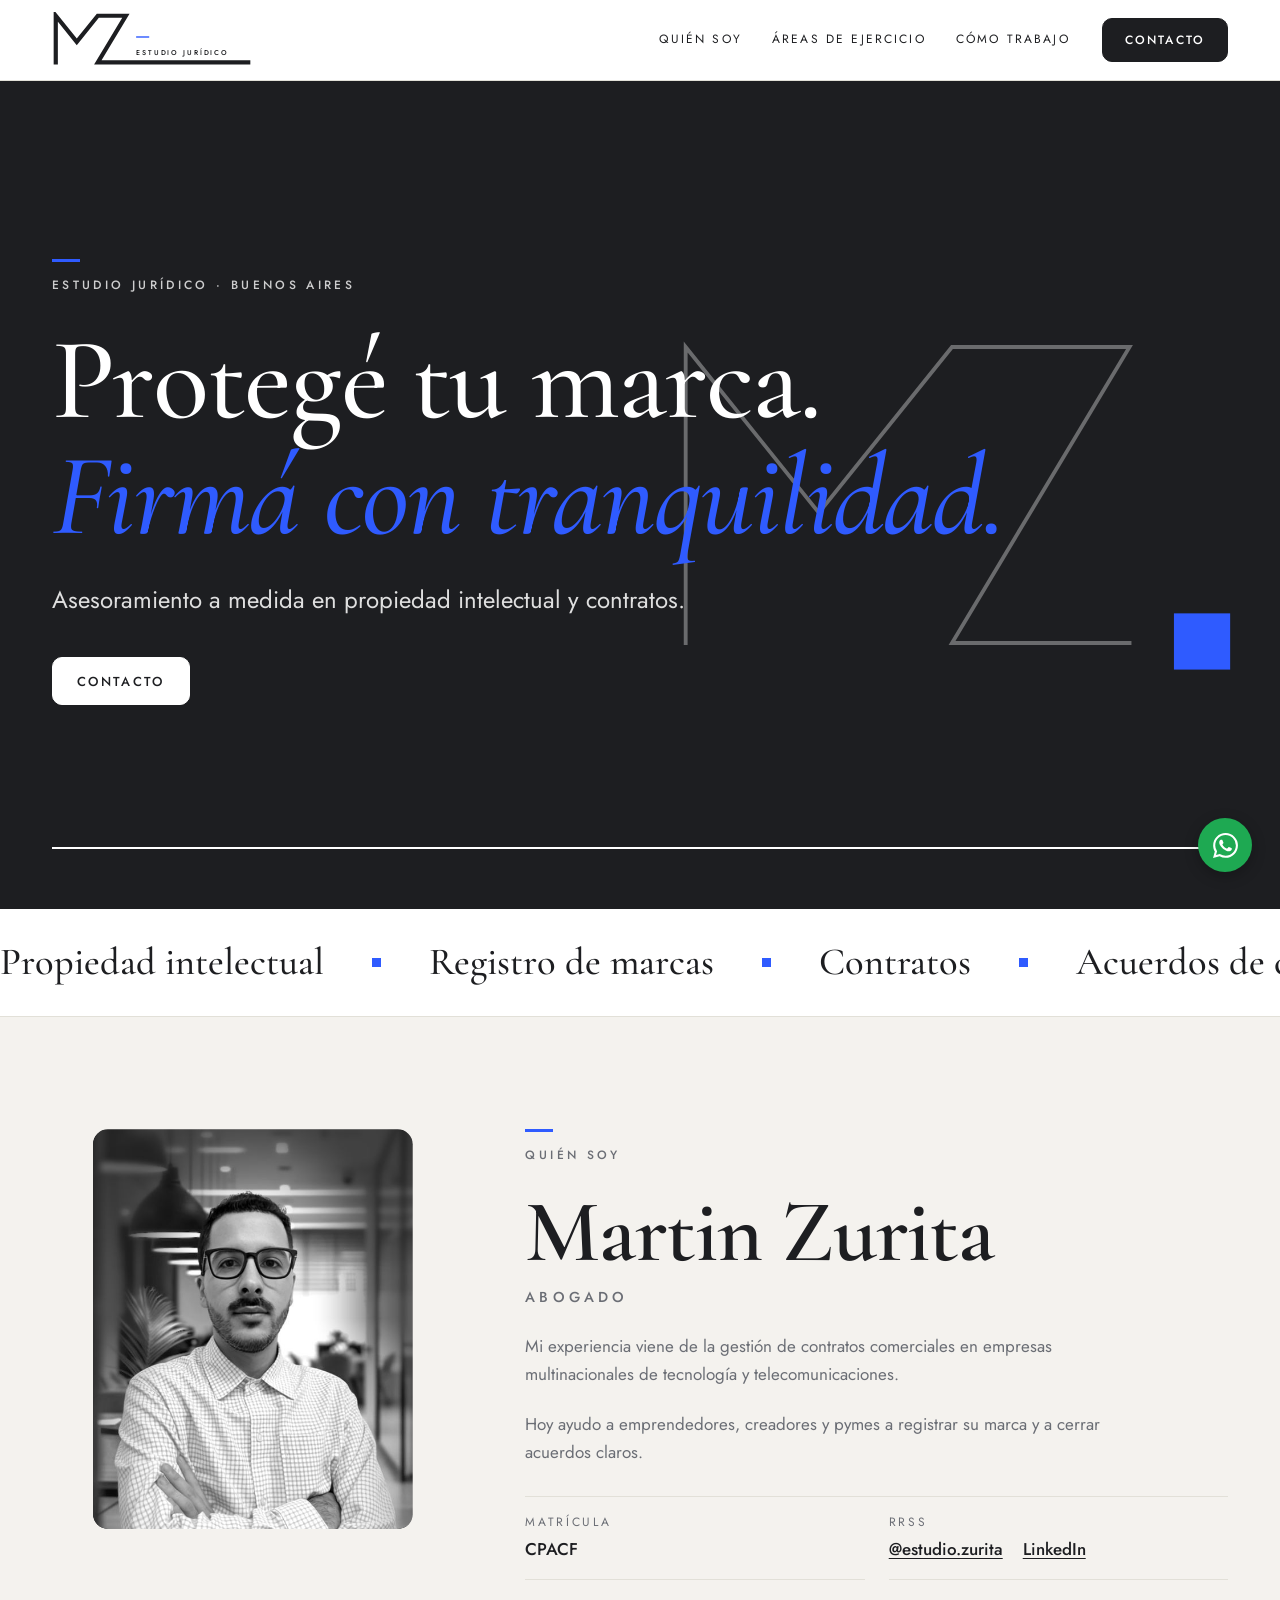
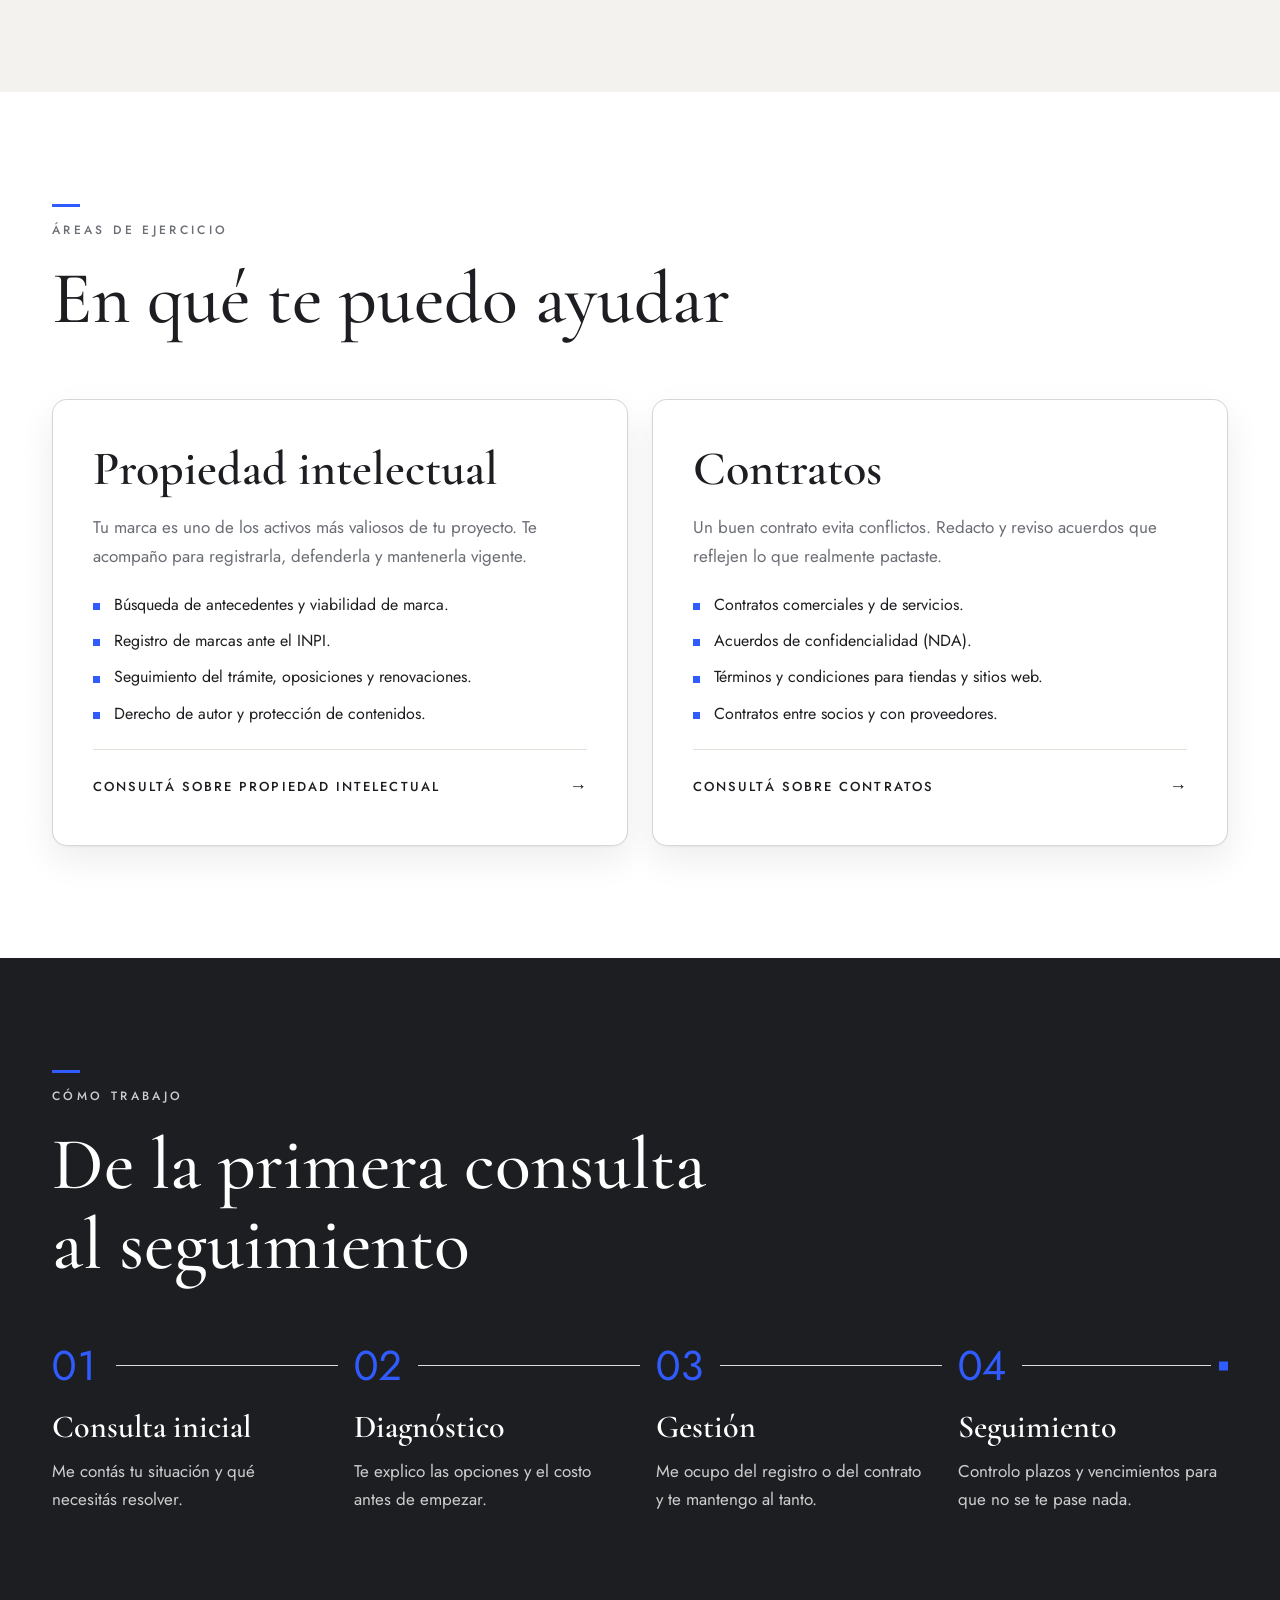
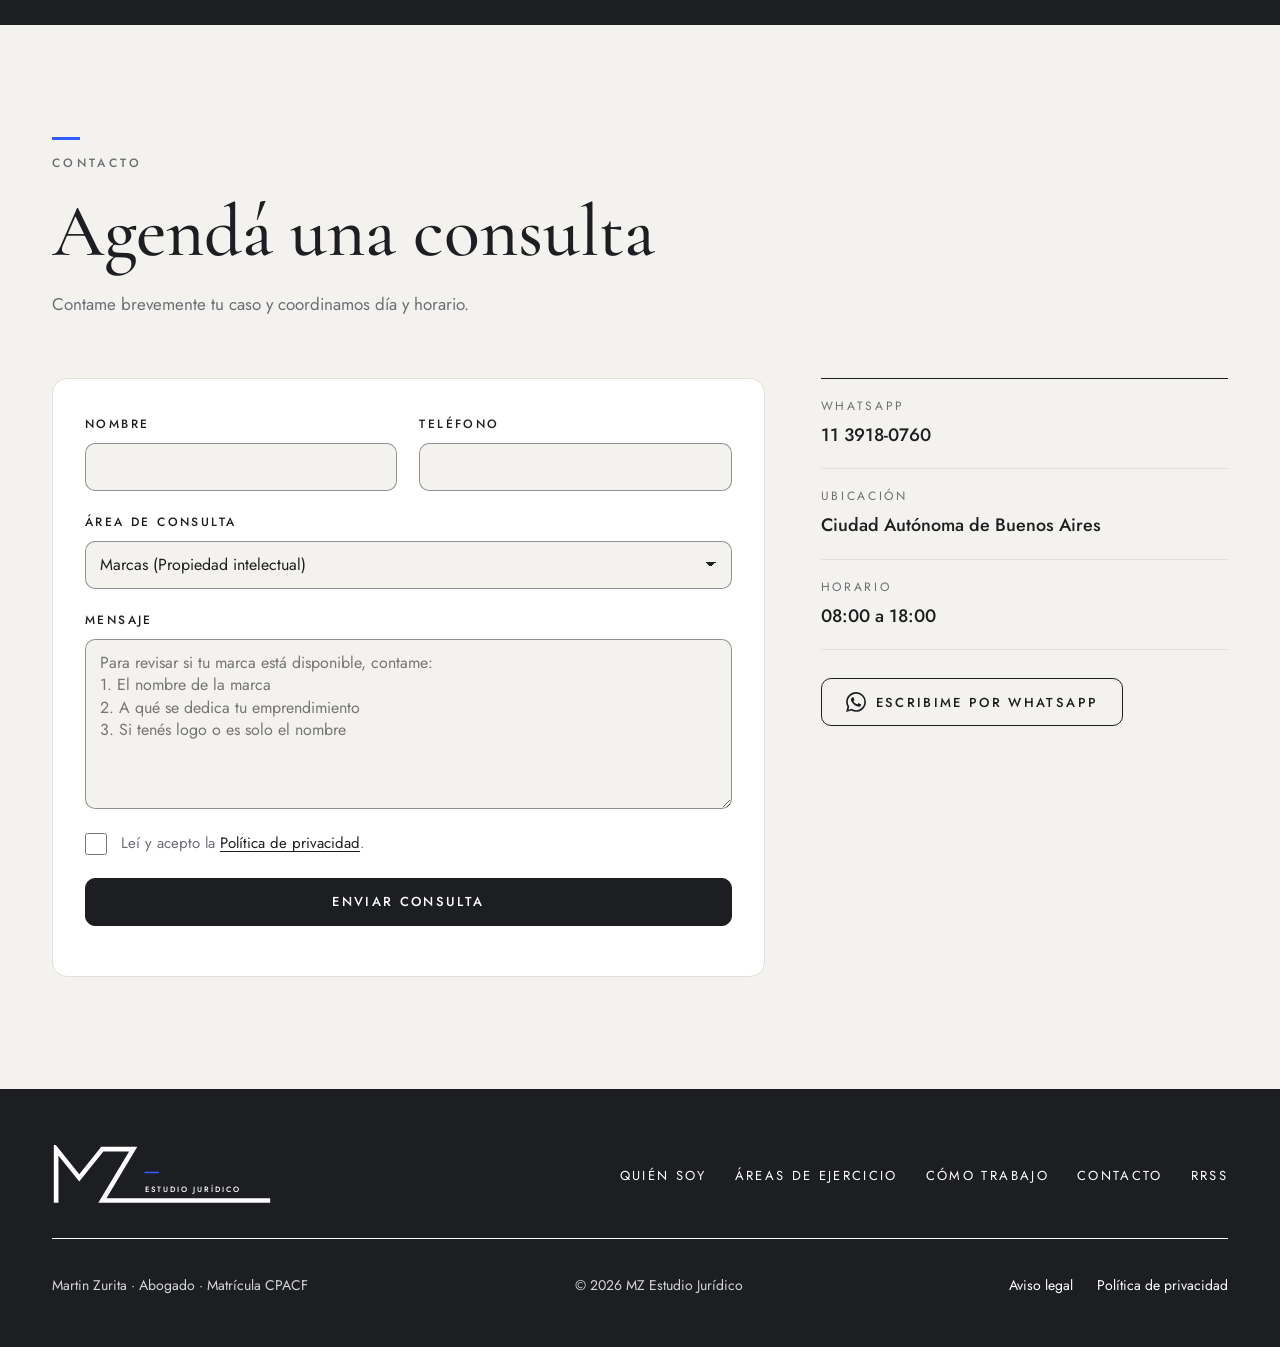
<file: index.html>
<!doctype html>
<html lang="es-AR">
<head>
<meta charset="utf-8">
<meta name="viewport" content="width=device-width, initial-scale=1, viewport-fit=cover">
<title>MZ Estudio Jurídico · Propiedad intelectual y contratos en Buenos Aires</title>
<meta name="description" content="Martin Zurita, abogado en CABA. Registro de marcas ante el INPI, propiedad intelectual y contratos para emprendedores, creadores y pymes. Agendá una entrevista.">
<link rel="canonical" href="https://mzestudio.com.ar/">
<meta name="theme-color" content="#1D1E21">

<meta property="og:type" content="website">
<meta property="og:locale" content="es_AR">
<meta property="og:site_name" content="MZ Estudio Jurídico">
<meta property="og:title" content="MZ Estudio Jurídico · Propiedad intelectual y contratos">
<meta property="og:description" content="Protegé tu marca. Firmá con tranquilidad. Asesoramiento a medida en propiedad intelectual y contratos.">
<meta property="og:url" content="https://mzestudio.com.ar/">
<meta property="og:image" content="https://mzestudio.com.ar/og-image.png">
<meta property="og:image:width" content="1200">
<meta property="og:image:height" content="630">
<meta property="og:image:alt" content="Logo de MZ Estudio Jurídico sobre fondo azul">
<meta name="twitter:card" content="summary_large_image">

<link rel="icon" href="favicon.svg" type="image/svg+xml">
<link rel="apple-touch-icon" href="apple-touch-icon.png">

<link rel="preconnect" href="https://fonts.googleapis.com">
<link rel="preconnect" href="https://fonts.gstatic.com" crossorigin>
<link rel="stylesheet" href="https://fonts.googleapis.com/css2?family=Cormorant+Garamond:ital,wght@0,500;0,600;1,500&family=Jost:wght@400;500&display=swap">
<link rel="stylesheet" href="css/styles.css">
<link rel="stylesheet" href="css/v2.css">

<script type="application/ld+json">
{
  "@context": "https://schema.org",
  "@type": "LegalService",
  "name": "MZ Estudio Jurídico",
  "url": "https://mzestudio.com.ar/",
  "logo": "https://mzestudio.com.ar/assets/MZ-logo-linea-positivo.svg",
  "image": "https://mzestudio.com.ar/og-image.png",
  "description": "Asesoramiento en propiedad intelectual y contratos para emprendedores, creadores y pymes.",
  "telephone": "+54 9 11 3918-0760",
  "address": {
    "@type": "PostalAddress",
    "addressLocality": "Ciudad Autónoma de Buenos Aires",
    "addressRegion": "CABA",
    "addressCountry": "AR"
  },
  "areaServed": { "@type": "City", "name": "Ciudad Autónoma de Buenos Aires" },
  "knowsAbout": ["Propiedad intelectual", "Registro de marcas", "Contratos"],
  "founder": { "@type": "Person", "name": "Martin Zurita", "jobTitle": "Abogado" },
  "sameAs": ["https://www.instagram.com/estudio.zurita/", "https://www.linkedin.com/in/martinnzurita/"]
}
</script>
</head>
<body>
<a class="skip" href="#contenido">Saltar al contenido</a>
<div class="progreso" aria-hidden="true"></div>

<header class="header">
  <div class="contenedor header__fila">
    <a class="header__logo" href="#inicio" aria-label="MZ Estudio Jurídico, ir al inicio">
      <svg viewBox="-8 -8 428 120" aria-hidden="true" focusable="false">
        <polyline points="0,100 0,0 45,56 90,0 150,0 90,100 412,100" fill="none" stroke="currentColor" stroke-width="9" stroke-linejoin="miter" stroke-linecap="square"></polyline>
        <text x="172" y="84" fill="currentColor" style="font-family: 'Jost', 'Century Gothic', sans-serif; font-size: 15px; font-weight: 500; letter-spacing: 4px">ESTUDIO JURÍDICO</text>
        <rect x="172" y="44" width="28" height="3" fill="#2F5BFF"></rect>
      </svg>
    </a>
    <div class="header__nav-wrap">
      <button class="menu-btn" type="button" aria-expanded="false" aria-controls="menu" aria-label="Abrir menú">
        <svg class="abrir" viewBox="0 0 24 24" fill="none" stroke="currentColor" stroke-width="1.5" aria-hidden="true"><path d="M3 7h18M3 12h18M3 17h18"/></svg>
        <svg class="cerrar" viewBox="0 0 24 24" fill="none" stroke="currentColor" stroke-width="1.5" aria-hidden="true"><path d="M5 5l14 14M19 5L5 19"/></svg>
      </button>
      <nav class="nav" id="menu" aria-label="Secciones">
        <ul>
          <li><a href="#quien-soy">Quién soy</a></li>
          <li><a href="#areas">Áreas de ejercicio</a></li>
          <li><a href="#como-trabajo">Cómo trabajo</a></li>
        </ul>
      </nav>
      <a class="btn" href="#contacto">Contacto</a>
    </div>
  </div>
</header>

<main id="contenido">

  <section class="hero sobre-azul" id="inicio" aria-labelledby="hero-titulo">
    <svg class="hero__simbolo" viewBox="-8 -8 196 116" aria-hidden="true" focusable="false">
      <polyline pathLength="1" points="0,100 0,0 45,56 90,0 150,0 90,100 150,100"></polyline>
      <rect x="165" y="90" width="19" height="19"></rect>
    </svg>
    <div class="contenedor">
      <div class="hero__cuerpo">
        <p class="rotulo">Estudio jurídico · Buenos Aires</p>
        <h1 id="hero-titulo"><span class="frase"><span class="frase__in" style="--n:0">Protegé tu marca.</span></span> <em class="frase"><span class="frase__in" style="--n:1">Firmá con tranquilidad.</span></em></h1>
        <p class="hero__bajada">Asesoramiento a medida en propiedad intelectual y contratos.</p>
        <div class="hero__botones">
          <a class="btn" href="#contacto">Contacto</a>
        </div>
      </div>
      <div class="hero__base" aria-hidden="true"><hr class="firma"><span></span></div>
    </div>
  </section>

  <div class="marquee" aria-hidden="true">
    <div class="marquee__pista">
      <ul class="marquee__grupo">
        <li>Propiedad intelectual</li><li>Registro de marcas</li><li>Contratos</li><li>Acuerdos de confidencialidad</li><li>Derecho de autor</li><li>Términos y condiciones</li>
      </ul>
      <ul class="marquee__grupo">
        <li>Propiedad intelectual</li><li>Registro de marcas</li><li>Contratos</li><li>Acuerdos de confidencialidad</li><li>Derecho de autor</li><li>Términos y condiciones</li>
      </ul>
    </div>
  </div>

  <section class="seccion seccion--marfil" id="quien-soy" aria-labelledby="quien-titulo">
    <div class="contenedor quien">
      <figure class="quien__foto revelar">
        <img src="assets/martin-zurita-2-fondo.jpg" width="640" height="800" alt="Martin Zurita, abogado, con los brazos cruzados en un pasillo de oficinas" loading="lazy" decoding="async">
      </figure>
      <div class="quien__texto revelar">
        <p class="rotulo">Quién soy</p>
        <div class="quien__nombre">
          <h2 id="quien-titulo">Martin Zurita</h2>
          <p class="quien__titulo">Abogado</p>
        </div>
        <p>Mi experiencia viene de la gestión de contratos comerciales en empresas multinacionales de tecnología y telecomunicaciones.</p>
        <p>Hoy ayudo a emprendedores, creadores y pymes a registrar su marca y a cerrar acuerdos claros.</p>
        <dl class="quien__datos">
          <div><dt>Matrícula</dt><dd>CPACF</dd></div>
          <div><dt><abbr title="Redes sociales">RRSS</abbr></dt><dd><a href="https://www.instagram.com/estudio.zurita/" rel="noopener" target="_blank">@estudio.zurita</a><a href="https://www.linkedin.com/in/martinnzurita/" rel="noopener" target="_blank">LinkedIn</a></dd></div>
        </dl>
      </div>
    </div>
  </section>

  <section class="seccion" id="areas" aria-labelledby="areas-titulo">
    <div class="contenedor">
      <div class="seccion__cabeza revelar">
        <p class="rotulo">Áreas de ejercicio</p>
        <h2 id="areas-titulo">En qué te puedo ayudar</h2>
      </div>
      <div class="areas">
        <article class="area revelar">
          <h3>Propiedad intelectual</h3>
          <p>Tu marca es uno de los activos más valiosos de tu proyecto. Te acompaño para registrarla, defenderla y mantenerla vigente.</p>
          <ul class="punto-lista">
            <li>Búsqueda de antecedentes y viabilidad de marca.</li>
            <li>Registro de marcas ante el INPI.</li>
            <li>Seguimiento del trámite, oposiciones y renovaciones.</li>
            <li>Derecho de autor y protección de contenidos.</li>
          </ul>
          <a class="area__link" href="#contacto" data-area="Marcas (Propiedad intelectual)">Consultá sobre propiedad intelectual <span aria-hidden="true">→</span></a>
        </article>
        <article class="area revelar">
          <h3>Contratos</h3>
          <p>Un buen contrato evita conflictos. Redacto y reviso acuerdos que reflejen lo que realmente pactaste.</p>
          <ul class="punto-lista">
            <li>Contratos comerciales y de servicios.</li>
            <li>Acuerdos de confidencialidad (NDA).</li>
            <li>Términos y condiciones para tiendas y sitios web.</li>
            <li>Contratos entre socios y con proveedores.</li>
          </ul>
          <a class="area__link" href="#contacto" data-area="Contratos">Consultá sobre contratos <span aria-hidden="true">→</span></a>
        </article>
      </div>
    </div>
  </section>

  <section class="seccion seccion--azul sobre-azul" id="como-trabajo" aria-labelledby="trabajo-titulo">
    <div class="contenedor">
      <div class="seccion__cabeza revelar">
        <p class="rotulo">Cómo trabajo</p>
        <h2 id="trabajo-titulo">De la primera consulta al seguimiento</h2>
      </div>
      <ol class="pasos revelar">
        <li class="paso">
          <div class="paso__cabeza" aria-hidden="true"><span class="paso__num">01</span><span class="paso__linea"></span></div>
          <h3>Consulta inicial</h3>
          <p>Me contás tu situación y qué necesitás resolver.</p>
        </li>
        <li class="paso">
          <div class="paso__cabeza" aria-hidden="true"><span class="paso__num">02</span><span class="paso__linea"></span></div>
          <h3>Diagnóstico</h3>
          <p>Te explico las opciones y el costo antes de empezar.</p>
        </li>
        <li class="paso">
          <div class="paso__cabeza" aria-hidden="true"><span class="paso__num">03</span><span class="paso__linea"></span></div>
          <h3>Gestión</h3>
          <p>Me ocupo del registro o del contrato y te mantengo al tanto.</p>
        </li>
        <li class="paso">
          <div class="paso__cabeza" aria-hidden="true"><span class="paso__num">04</span><span class="paso__linea"></span></div>
          <h3>Seguimiento</h3>
          <p>Controlo plazos y vencimientos para que no se te pase nada.</p>
        </li>
      </ol>
    </div>
  </section>

  <section class="seccion seccion--marfil" id="contacto" aria-labelledby="contacto-titulo">
    <div class="contenedor">
      <div class="seccion__cabeza revelar">
        <p class="rotulo">Contacto</p>
        <h2 id="contacto-titulo">Agendá una consulta</h2>
        <p>Contame brevemente tu caso y coordinamos día y horario.</p>
      </div>
      <div class="contacto">
        <form class="form revelar" id="form-contacto" action="https://formspree.io/f/mjyggwda" method="POST" novalidate>
          <input type="hidden" name="_subject" value="Nueva consulta">
          <div class="campo">
            <label for="nombre">Nombre</label>
            <input id="nombre" name="nombre" type="text" autocomplete="name" required aria-describedby="nombre-error">
            <p class="campo__error" id="nombre-error" hidden></p>
          </div>
          <div class="campo">
            <label for="telefono">Teléfono</label>
            <input id="telefono" name="telefono" type="tel" autocomplete="tel" inputmode="tel" required aria-describedby="telefono-error">
            <p class="campo__error" id="telefono-error" hidden></p>
          </div>
          <div class="campo campo--ancho">
            <label for="area">Área de consulta</label>
            <select id="area" name="area">
              <option>Marcas (Propiedad intelectual)</option>
              <option>Contratos</option>
              <option>Otra</option>
            </select>
          </div>
          <div class="campo campo--ancho">
            <label for="mensaje">Mensaje</label>
            <textarea id="mensaje" name="mensaje" required aria-describedby="mensaje-error"></textarea>
            <p class="campo__error" id="mensaje-error" hidden></p>
          </div>
          <div class="hp" aria-hidden="true">
            <label for="gotcha">No completar</label>
            <input id="gotcha" name="_gotcha" type="text" tabindex="-1" autocomplete="off">
          </div>
          <div class="consentimiento">
            <input id="consentimiento" name="consentimiento" type="checkbox" value="Acepto" required aria-describedby="consentimiento-error">
            <label for="consentimiento">Leí y acepto la <a href="politica-de-privacidad.html">Política de privacidad</a>.</label>
            <p class="campo__error" id="consentimiento-error" hidden></p>
          </div>
          <div class="form__enviar">
            <button class="btn" type="submit">Enviar consulta</button>
            <p class="form__estado" id="form-estado" role="status" aria-live="polite"></p>
          </div>
        </form>

        <aside class="datos revelar" aria-label="Datos de contacto">
          <dl>
            <div><dt>WhatsApp</dt><dd><a href="https://wa.me/5491139180760" rel="noopener" target="_blank">11 3918-0760</a></dd></div>
            <div><dt>Ubicación</dt><dd>Ciudad Autónoma de Buenos Aires</dd></div>
            <div><dt>Horario</dt><dd>08:00 a 18:00</dd></div>
          </dl>
          <a class="btn btn--borde" href="https://wa.me/5491139180760?text=Hola%20Martin%2C%20quiero%20agendar%20una%20entrevista." rel="noopener" target="_blank">
            <svg class="icono" viewBox="0 0 24 24" fill="currentColor" aria-hidden="true" focusable="false"><path d="M17.472 14.382c-.297-.149-1.758-.867-2.03-.967-.273-.099-.471-.148-.67.15-.197.297-.767.966-.94 1.164-.173.199-.347.223-.644.075-.297-.15-1.255-.463-2.39-1.475-.883-.788-1.48-1.761-1.653-2.059-.173-.297-.018-.458.13-.606.134-.133.298-.347.446-.52.149-.174.198-.298.298-.497.099-.198.05-.371-.025-.52-.075-.149-.669-1.612-.916-2.207-.242-.579-.487-.5-.669-.51-.173-.008-.371-.01-.57-.01-.198 0-.52.074-.792.372-.272.297-1.04 1.016-1.04 2.479 0 1.462 1.065 2.875 1.213 3.074.149.198 2.096 3.2 5.077 4.487.709.306 1.262.489 1.694.625.712.227 1.36.195 1.871.118.571-.085 1.758-.719 2.006-1.413.248-.694.248-1.289.173-1.413-.074-.124-.272-.198-.57-.347m-5.421 7.403h-.004a9.87 9.87 0 01-5.031-1.378l-.361-.214-3.741.982.998-3.648-.235-.374a9.86 9.86 0 01-1.51-5.26c.001-5.45 4.436-9.884 9.888-9.884 2.64 0 5.122 1.03 6.988 2.898a9.825 9.825 0 012.893 6.994c-.003 5.45-4.437 9.884-9.885 9.884m8.413-18.297A11.815 11.815 0 0012.05 0C5.495 0 .16 5.335.157 11.892c0 2.096.547 4.142 1.588 5.945L.057 24l6.305-1.654a11.882 11.882 0 005.683 1.448h.005c6.554 0 11.89-5.335 11.893-11.893a11.821 11.821 0 00-3.48-8.413Z"/></svg>
            Escribime por WhatsApp
          </a>
        </aside>
      </div>
    </div>
  </section>
</main>

<footer class="footer sobre-azul">
  <div class="contenedor">
    <div class="footer__arriba">
      <a class="footer__logo" href="#inicio" aria-label="MZ Estudio Jurídico, volver al inicio">
        <svg viewBox="-8 -8 428 120" aria-hidden="true" focusable="false">
          <polyline points="0,100 0,0 45,56 90,0 150,0 90,100 412,100" fill="none" stroke="currentColor" stroke-width="9" stroke-linejoin="miter" stroke-linecap="square"></polyline>
          <text x="172" y="84" fill="currentColor" style="font-family: 'Jost', 'Century Gothic', sans-serif; font-size: 15px; font-weight: 500; letter-spacing: 4px">ESTUDIO JURÍDICO</text>
          <rect x="172" y="44" width="28" height="3" fill="#2F5BFF"></rect>
        </svg>
      </a>
      <nav aria-label="Secciones (pie de página)">
        <ul>
          <li><a href="#quien-soy">Quién soy</a></li>
          <li><a href="#areas">Áreas de ejercicio</a></li>
          <li><a href="#como-trabajo">Cómo trabajo</a></li>
          <li><a href="#contacto">Contacto</a></li>
          <li><a href="https://www.instagram.com/estudio.zurita/" rel="noopener" target="_blank" aria-label="Redes sociales: Instagram @estudio.zurita">RRSS</a></li>
        </ul>
      </nav>
    </div>
    <div class="footer__abajo">
      <p>Martin Zurita · Abogado · Matrícula CPACF</p>
      <p>© 2026 MZ Estudio Jurídico</p>
      <ul>
        <li><a href="aviso-legal.html">Aviso legal</a></li>
        <li><a href="politica-de-privacidad.html">Política de privacidad</a></li>
      </ul>
    </div>
  </div>
</footer>

<a class="wa-flotante" href="https://wa.me/5491139180760?text=Hola%20Martin%2C%20quiero%20agendar%20una%20entrevista." rel="noopener" target="_blank" aria-label="Escribir por WhatsApp">
  <svg viewBox="0 0 24 24" fill="currentColor" aria-hidden="true" focusable="false"><path d="M17.472 14.382c-.297-.149-1.758-.867-2.03-.967-.273-.099-.471-.148-.67.15-.197.297-.767.966-.94 1.164-.173.199-.347.223-.644.075-.297-.15-1.255-.463-2.39-1.475-.883-.788-1.48-1.761-1.653-2.059-.173-.297-.018-.458.13-.606.134-.133.298-.347.446-.52.149-.174.198-.298.298-.497.099-.198.05-.371-.025-.52-.075-.149-.669-1.612-.916-2.207-.242-.579-.487-.5-.669-.51-.173-.008-.371-.01-.57-.01-.198 0-.52.074-.792.372-.272.297-1.04 1.016-1.04 2.479 0 1.462 1.065 2.875 1.213 3.074.149.198 2.096 3.2 5.077 4.487.709.306 1.262.489 1.694.625.712.227 1.36.195 1.871.118.571-.085 1.758-.719 2.006-1.413.248-.694.248-1.289.173-1.413-.074-.124-.272-.198-.57-.347m-5.421 7.403h-.004a9.87 9.87 0 01-5.031-1.378l-.361-.214-3.741.982.998-3.648-.235-.374a9.86 9.86 0 01-1.51-5.26c.001-5.45 4.436-9.884 9.888-9.884 2.64 0 5.122 1.03 6.988 2.898a9.825 9.825 0 012.893 6.994c-.003 5.45-4.437 9.884-9.885 9.884m8.413-18.297A11.815 11.815 0 0012.05 0C5.495 0 .16 5.335.157 11.892c0 2.096.547 4.142 1.588 5.945L.057 24l6.305-1.654a11.882 11.882 0 005.683 1.448h.005c6.554 0 11.89-5.335 11.893-11.893a11.821 11.821 0 00-3.48-8.413Z"/></svg>
</a>

<script src="js/main.js" defer></script>
<script src="js/v2.js" defer></script>
</body>
</html>
</file>
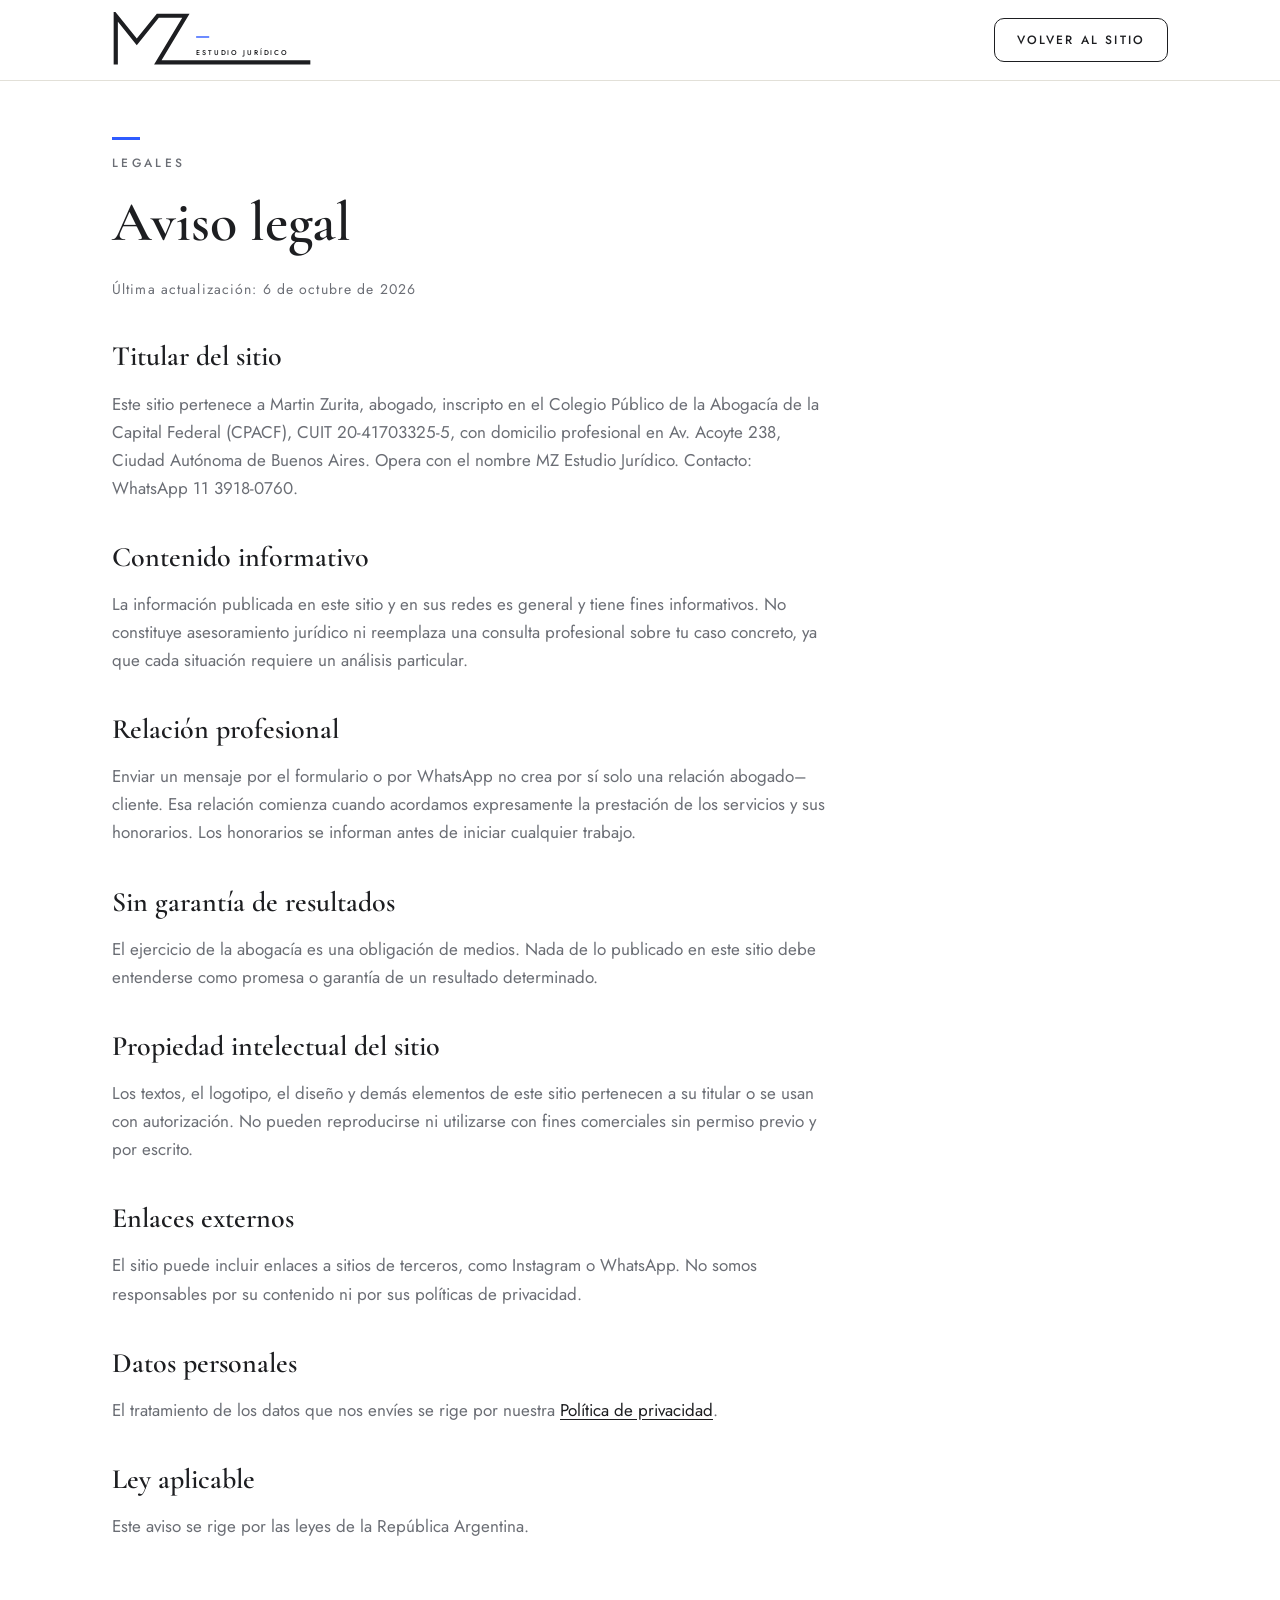
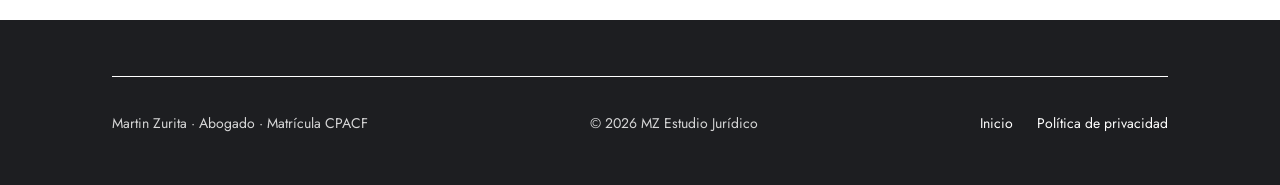
<file: aviso-legal.html>
<!doctype html>
<html lang="es-AR">
<head>
<meta charset="utf-8">
<meta name="viewport" content="width=device-width, initial-scale=1, viewport-fit=cover">
<title>Aviso legal · MZ Estudio Jurídico</title>
<meta name="description" content="Aviso legal y condiciones de uso del sitio de MZ Estudio Jurídico, de Martin Zurita, abogado en la Ciudad Autónoma de Buenos Aires.">
<link rel="canonical" href="https://mzestudio.com.ar/aviso-legal.html">
<meta name="theme-color" content="#1D1E21">
<meta property="og:title" content="Aviso legal · MZ Estudio Jurídico">
<meta property="og:image" content="https://mzestudio.com.ar/og-image.png">
<link rel="icon" href="favicon.svg" type="image/svg+xml">
<link rel="apple-touch-icon" href="apple-touch-icon.png">
<link rel="preconnect" href="https://fonts.googleapis.com">
<link rel="preconnect" href="https://fonts.gstatic.com" crossorigin>
<link rel="stylesheet" href="https://fonts.googleapis.com/css2?family=Cormorant+Garamond:ital,wght@0,500;0,600;1,500&family=Jost:wght@400;500&display=swap">
<link rel="stylesheet" href="css/styles.css">
</head>
<body>
<a class="skip" href="#contenido">Saltar al contenido</a>

<header class="header">
  <div class="contenedor header__fila">
    <a class="header__logo" href="index.html" aria-label="MZ Estudio Jurídico, ir al inicio">
      <svg viewBox="-8 -8 428 120" aria-hidden="true" focusable="false">
        <polyline points="0,100 0,0 45,56 90,0 150,0 90,100 412,100" fill="none" stroke="currentColor" stroke-width="9" stroke-linejoin="miter" stroke-linecap="square"></polyline>
        <text x="172" y="84" fill="currentColor" style="font-family: 'Jost', 'Century Gothic', sans-serif; font-size: 15px; font-weight: 500; letter-spacing: 4px">ESTUDIO JURÍDICO</text>
        <rect x="172" y="44" width="28" height="3" fill="#2F5BFF"></rect>
      </svg>
    </a>
    <div class="header__nav-wrap">
      <a class="btn btn--borde" href="index.html">Volver al sitio</a>
    </div>
  </div>
</header>

<main id="contenido" class="legal">
  <div class="contenedor">
    <article class="legal__cuerpo">
      <p class="rotulo">Legales</p>
      <h1>Aviso legal</h1>
      <p class="actualizado">Última actualización: 6 de octubre de 2026</p>

      <h2>Titular del sitio</h2>
      <p>Este sitio pertenece a Martin Zurita, abogado, inscripto en el Colegio Público de la Abogacía de la Capital Federal (CPACF), CUIT 20-41703325-5, con domicilio profesional en Av. Acoyte 238, Ciudad Autónoma de Buenos Aires. Opera con el nombre MZ Estudio Jurídico. Contacto: WhatsApp 11 3918-0760.</p>

      <h2>Contenido informativo</h2>
      <p>La información publicada en este sitio y en sus redes es general y tiene fines informativos. No constituye asesoramiento jurídico ni reemplaza una consulta profesional sobre tu caso concreto, ya que cada situación requiere un análisis particular.</p>

      <h2>Relación profesional</h2>
      <p>Enviar un mensaje por el formulario o por WhatsApp no crea por sí solo una relación abogado–cliente. Esa relación comienza cuando acordamos expresamente la prestación de los servicios y sus honorarios. Los honorarios se informan antes de iniciar cualquier trabajo.</p>

      <h2>Sin garantía de resultados</h2>
      <p>El ejercicio de la abogacía es una obligación de medios. Nada de lo publicado en este sitio debe entenderse como promesa o garantía de un resultado determinado.</p>

      <h2>Propiedad intelectual del sitio</h2>
      <p>Los textos, el logotipo, el diseño y demás elementos de este sitio pertenecen a su titular o se usan con autorización. No pueden reproducirse ni utilizarse con fines comerciales sin permiso previo y por escrito.</p>

      <h2>Enlaces externos</h2>
      <p>El sitio puede incluir enlaces a sitios de terceros, como Instagram o WhatsApp. No somos responsables por su contenido ni por sus políticas de privacidad.</p>

      <h2>Datos personales</h2>
      <p>El tratamiento de los datos que nos envíes se rige por nuestra <a href="politica-de-privacidad.html">Política de privacidad</a>.</p>

      <h2>Ley aplicable</h2>
      <p>Este aviso se rige por las leyes de la República Argentina.</p>
    </article>
  </div>
</main>

<footer class="footer sobre-azul">
  <div class="contenedor">
    <div class="footer__abajo">
      <p>Martin Zurita · Abogado · Matrícula CPACF</p>
      <p>© 2026 MZ Estudio Jurídico</p>
      <ul>
        <li><a href="index.html">Inicio</a></li>
        <li><a href="politica-de-privacidad.html">Política de privacidad</a></li>
      </ul>
    </div>
  </div>
</footer>
</body>
</html>
</file>
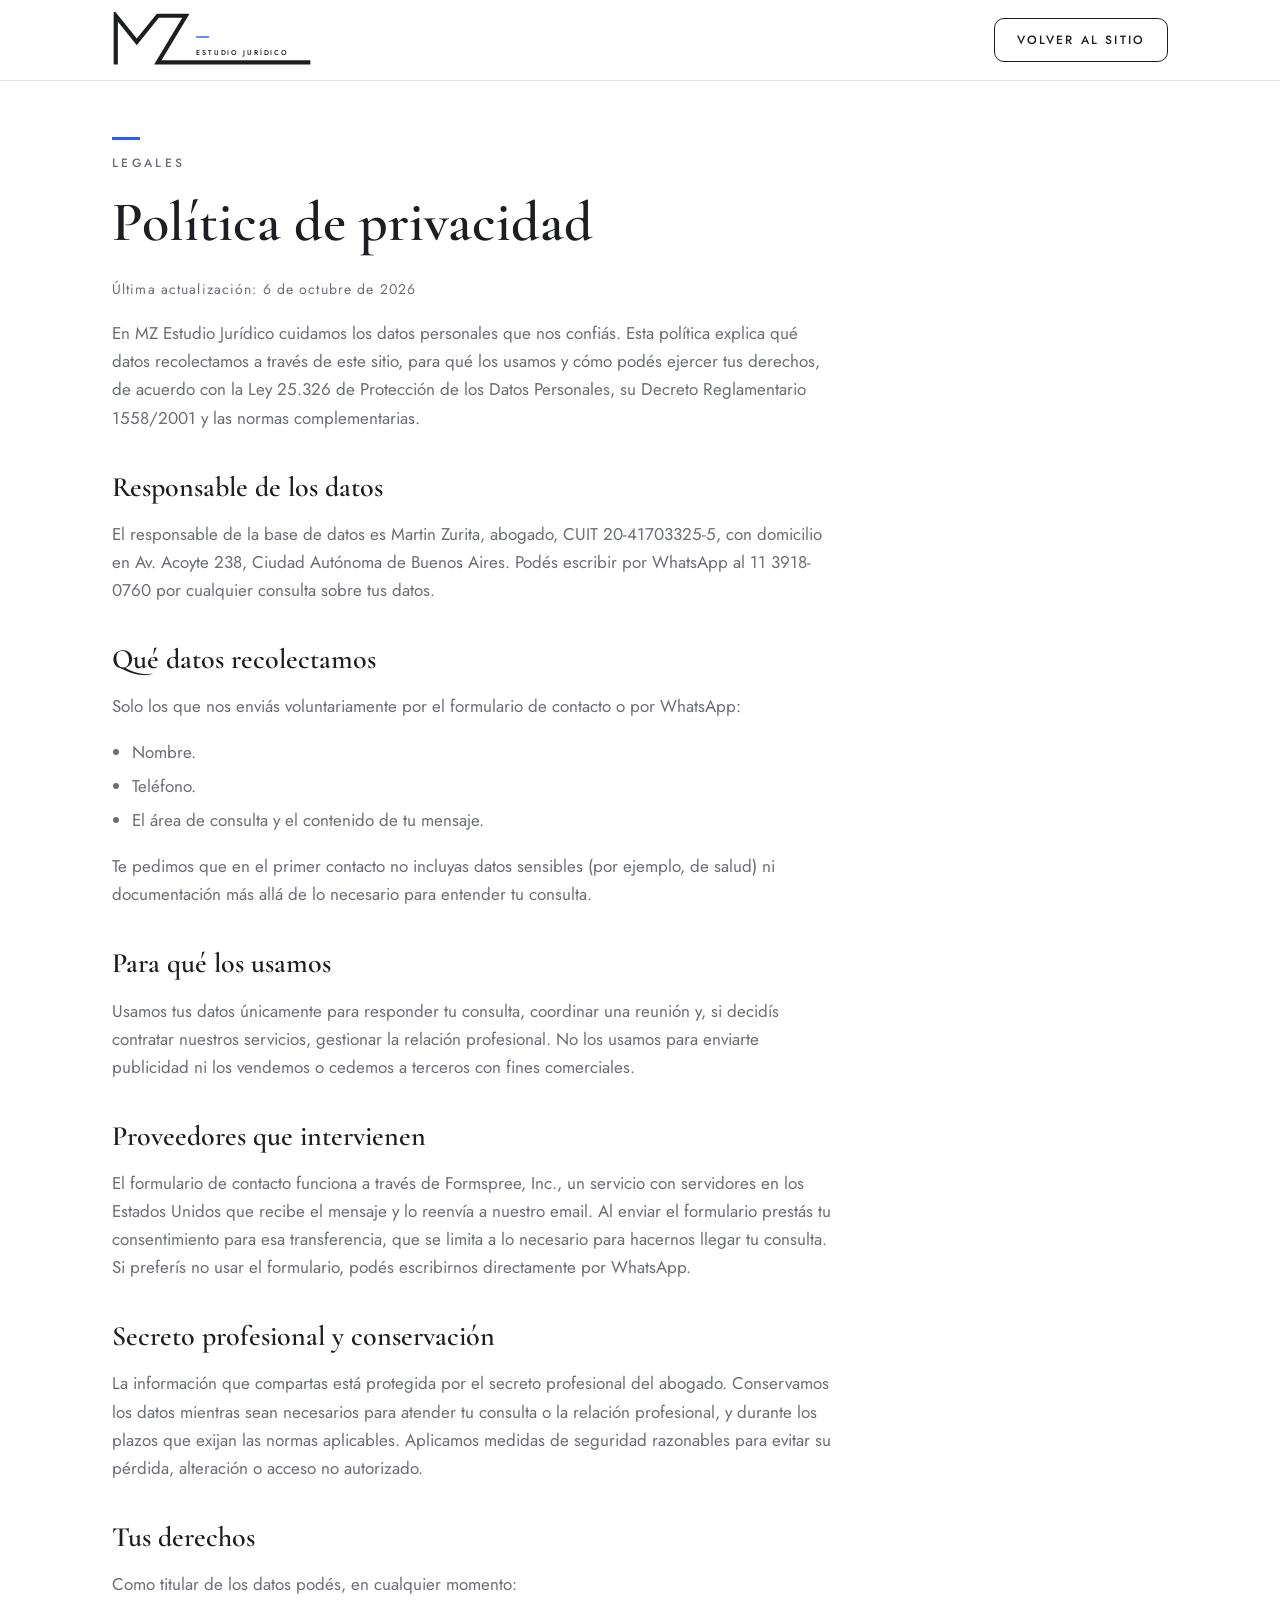
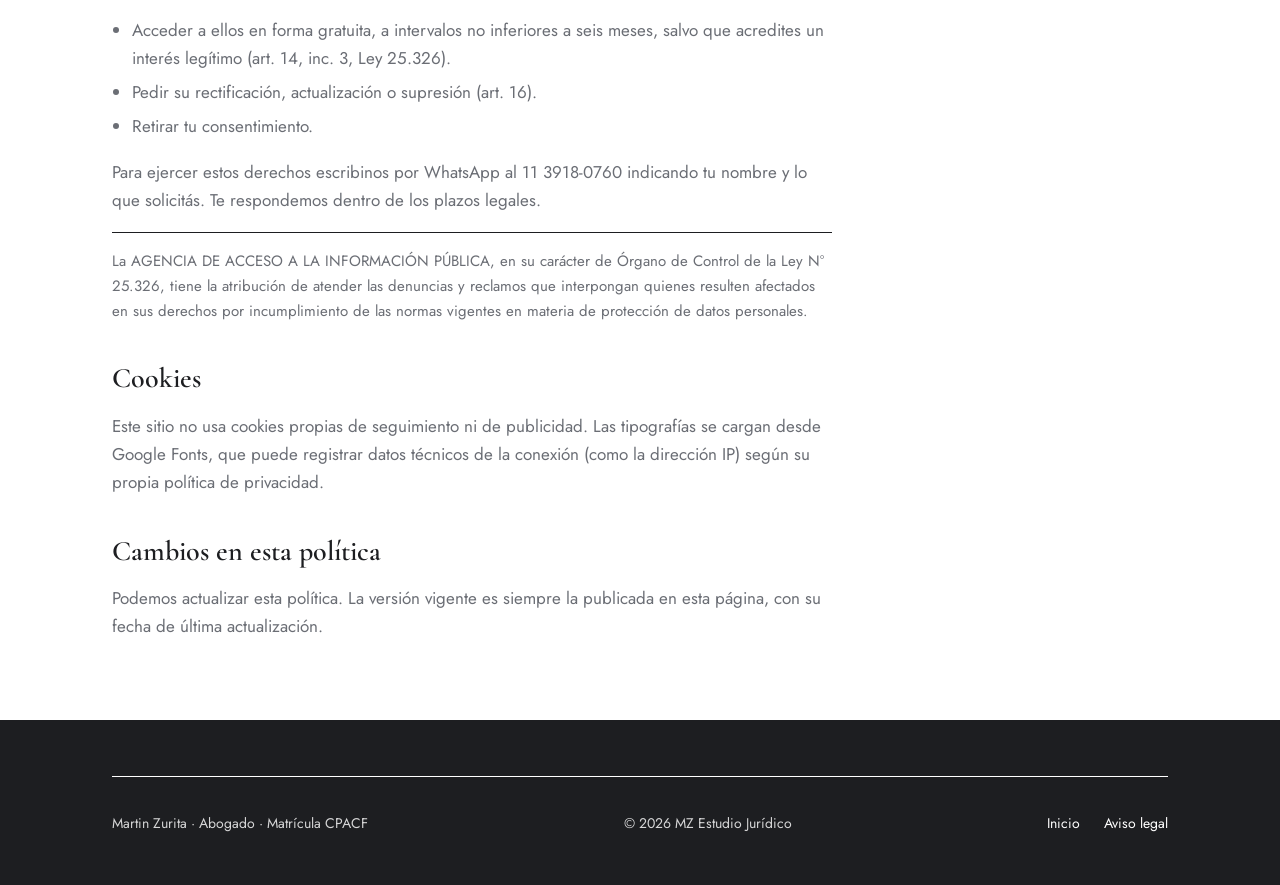
<file: politica-de-privacidad.html>
<!doctype html>
<html lang="es-AR">
<head>
<meta charset="utf-8">
<meta name="viewport" content="width=device-width, initial-scale=1, viewport-fit=cover">
<title>Política de privacidad · MZ Estudio Jurídico</title>
<meta name="description" content="Cómo MZ Estudio Jurídico trata los datos personales que enviás por el sitio, conforme a la Ley 25.326 de Protección de Datos Personales.">
<link rel="canonical" href="https://mzestudio.com.ar/politica-de-privacidad.html">
<meta name="theme-color" content="#1D1E21">
<meta property="og:title" content="Política de privacidad · MZ Estudio Jurídico">
<meta property="og:image" content="https://mzestudio.com.ar/og-image.png">
<link rel="icon" href="favicon.svg" type="image/svg+xml">
<link rel="apple-touch-icon" href="apple-touch-icon.png">
<link rel="preconnect" href="https://fonts.googleapis.com">
<link rel="preconnect" href="https://fonts.gstatic.com" crossorigin>
<link rel="stylesheet" href="https://fonts.googleapis.com/css2?family=Cormorant+Garamond:ital,wght@0,500;0,600;1,500&family=Jost:wght@400;500&display=swap">
<link rel="stylesheet" href="css/styles.css">
</head>
<body>
<a class="skip" href="#contenido">Saltar al contenido</a>

<header class="header">
  <div class="contenedor header__fila">
    <a class="header__logo" href="index.html" aria-label="MZ Estudio Jurídico, ir al inicio">
      <svg viewBox="-8 -8 428 120" aria-hidden="true" focusable="false">
        <polyline points="0,100 0,0 45,56 90,0 150,0 90,100 412,100" fill="none" stroke="currentColor" stroke-width="9" stroke-linejoin="miter" stroke-linecap="square"></polyline>
        <text x="172" y="84" fill="currentColor" style="font-family: 'Jost', 'Century Gothic', sans-serif; font-size: 15px; font-weight: 500; letter-spacing: 4px">ESTUDIO JURÍDICO</text>
        <rect x="172" y="44" width="28" height="3" fill="#2F5BFF"></rect>
      </svg>
    </a>
    <div class="header__nav-wrap">
      <a class="btn btn--borde" href="index.html">Volver al sitio</a>
    </div>
  </div>
</header>

<main id="contenido" class="legal">
  <div class="contenedor">
    <article class="legal__cuerpo">
      <p class="rotulo">Legales</p>
      <h1>Política de privacidad</h1>
      <p class="actualizado">Última actualización: 6 de octubre de 2026</p>

      <p>En MZ Estudio Jurídico cuidamos los datos personales que nos confiás. Esta política explica qué datos recolectamos a través de este sitio, para qué los usamos y cómo podés ejercer tus derechos, de acuerdo con la Ley 25.326 de Protección de los Datos Personales, su Decreto Reglamentario 1558/2001 y las normas complementarias.</p>

      <h2>Responsable de los datos</h2>
      <p>El responsable de la base de datos es Martin Zurita, abogado, CUIT 20-41703325-5, con domicilio en Av. Acoyte 238, Ciudad Autónoma de Buenos Aires. Podés escribir por WhatsApp al 11 3918-0760 por cualquier consulta sobre tus datos.</p>

      <h2>Qué datos recolectamos</h2>
      <p>Solo los que nos enviás voluntariamente por el formulario de contacto o por WhatsApp:</p>
      <ul>
        <li>Nombre.</li>
        <li>Teléfono.</li>
        <li>El área de consulta y el contenido de tu mensaje.</li>
      </ul>
      <p>Te pedimos que en el primer contacto no incluyas datos sensibles (por ejemplo, de salud) ni documentación más allá de lo necesario para entender tu consulta.</p>

      <h2>Para qué los usamos</h2>
      <p>Usamos tus datos únicamente para responder tu consulta, coordinar una reunión y, si decidís contratar nuestros servicios, gestionar la relación profesional. No los usamos para enviarte publicidad ni los vendemos o cedemos a terceros con fines comerciales.</p>

      <h2>Proveedores que intervienen</h2>
      <p>El formulario de contacto funciona a través de Formspree, Inc., un servicio con servidores en los Estados Unidos que recibe el mensaje y lo reenvía a nuestro email. Al enviar el formulario prestás tu consentimiento para esa transferencia, que se limita a lo necesario para hacernos llegar tu consulta. Si preferís no usar el formulario, podés escribirnos directamente por WhatsApp.</p>

      <h2>Secreto profesional y conservación</h2>
      <p>La información que compartas está protegida por el secreto profesional del abogado. Conservamos los datos mientras sean necesarios para atender tu consulta o la relación profesional, y durante los plazos que exijan las normas aplicables. Aplicamos medidas de seguridad razonables para evitar su pérdida, alteración o acceso no autorizado.</p>

      <h2>Tus derechos</h2>
      <p>Como titular de los datos podés, en cualquier momento:</p>
      <ul>
        <li>Acceder a ellos en forma gratuita, a intervalos no inferiores a seis meses, salvo que acredites un interés legítimo (art. 14, inc. 3, Ley 25.326).</li>
        <li>Pedir su rectificación, actualización o supresión (art. 16).</li>
        <li>Retirar tu consentimiento.</li>
      </ul>
      <p>Para ejercer estos derechos escribinos por WhatsApp al 11 3918-0760 indicando tu nombre y lo que solicitás. Te respondemos dentro de los plazos legales.</p>

      <p class="aviso">La AGENCIA DE ACCESO A LA INFORMACIÓN PÚBLICA, en su carácter de Órgano de Control de la Ley N° 25.326, tiene la atribución de atender las denuncias y reclamos que interpongan quienes resulten afectados en sus derechos por incumplimiento de las normas vigentes en materia de protección de datos personales.</p>

      <h2>Cookies</h2>
      <p>Este sitio no usa cookies propias de seguimiento ni de publicidad. Las tipografías se cargan desde Google Fonts, que puede registrar datos técnicos de la conexión (como la dirección IP) según su propia política de privacidad.</p>

      <h2>Cambios en esta política</h2>
      <p>Podemos actualizar esta política. La versión vigente es siempre la publicada en esta página, con su fecha de última actualización.</p>
    </article>
  </div>
</main>

<footer class="footer sobre-azul">
  <div class="contenedor">
    <div class="footer__abajo">
      <p>Martin Zurita · Abogado · Matrícula CPACF</p>
      <p>© 2026 MZ Estudio Jurídico</p>
      <ul>
        <li><a href="index.html">Inicio</a></li>
        <li><a href="aviso-legal.html">Aviso legal</a></li>
      </ul>
    </div>
  </div>
</footer>
</body>
</html>
</file>
<file: css/styles.css>
/* MZ Estudio Jurídico — estilos del sitio
   Mobile first: base a 375 px, escritorio desde 900 px. Bordes rectos, mucho aire. */

:root {
  --azul: #1D1E21;
  --bronce: #2F5BFF;
  --bronce-claro: #2F5BFF;
  --blanco: #FFFFFF;
  --marfil: #F4F2EE;
  --texto-sec: #6B6E75;
  --linea: #E2E0D8;
  --linea-azul: rgba(255, 255, 255, 0.24);
  --error: #A3261B;

  --titulos: 'Cormorant Garamond', Garamond, 'Times New Roman', serif;
  --texto: 'Jost', 'Century Gothic', Futura, 'Helvetica Neue', Arial, sans-serif;

  --gutter: 20px;
  --ancho: 1120px;
  --header-h: 68px;
  color-scheme: light;
}

*, *::before, *::after { box-sizing: border-box; }
html { scroll-behavior: smooth; scroll-padding-top: calc(var(--header-h) + 16px); -webkit-text-size-adjust: 100%; }
body {
  margin: 0;
  background: var(--blanco);
  color: var(--azul);
  font-family: var(--texto);
  font-size: 1.0625rem;
  line-height: 1.65;
}
img { max-width: 100%; height: auto; display: block; }
a { color: var(--azul); text-underline-offset: 3px; }
a:hover { color: var(--bronce); }
:focus-visible { outline: 2px solid var(--bronce); outline-offset: 3px; }
h1, h2, h3 { font-family: var(--titulos); font-weight: 500; line-height: 1.08; margin: 0; text-wrap: balance; }
p { margin: 0; }

.skip {
  position: absolute; left: var(--gutter); top: -100px; z-index: 100;
  background: var(--azul); color: var(--blanco); padding: 12px 18px; text-decoration: none;
}
.skip:focus { top: 12px; color: var(--blanco); }

.contenedor { max-width: var(--ancho); margin-inline: auto; padding-inline: var(--gutter); }

/* Rótulos y recursos gráficos */
.rotulo {
  font-family: var(--texto); font-size: 0.75rem; font-weight: 500;
  letter-spacing: 0.28em; text-transform: uppercase; color: var(--texto-sec);
  display: flex; flex-direction: column; gap: 14px; margin: 0;
}
.rotulo::before { content: ""; width: 28px; height: 3px; background: var(--bronce); }
.sobre-azul .rotulo { color: rgba(255, 255, 255, 0.78); }
.sobre-azul .rotulo::before { background: var(--bronce-claro); }

.firma { height: 1.5px; background: var(--azul); border: 0; margin: 0; }
.sobre-azul .firma { background: var(--blanco); }

.punto-lista { list-style: none; margin: 0; padding: 0; display: flex; flex-direction: column; gap: 10px; }
.punto-lista li { display: flex; gap: 14px; }
.punto-lista li::before {
  content: ""; flex: none; width: 7px; height: 7px; background: var(--bronce); margin-top: 0.72em;
}

/* Marcador de contenido a completar: borrar la clase cuando esté el dato real */
.pendiente { color: inherit; background: rgba(47, 91, 255, 0.28); padding: 0 4px; }

/* Botones */
.btn {
  display: inline-flex; align-items: center; justify-content: center; gap: 10px;
  min-height: 48px; padding: 0 24px;
  font: 500 0.8125rem/1 var(--texto); letter-spacing: 0.18em; text-transform: uppercase;
  text-decoration: none; cursor: pointer; border: 1.5px solid var(--azul);
  background: var(--azul); color: var(--blanco);
  transition: background-color .2s ease, color .2s ease, border-color .2s ease;
}
.btn:hover { background: #2C2E33; border-color: #2C2E33; color: var(--blanco); }
.btn--borde { background: transparent; color: var(--azul); }
.btn--borde:hover { background: var(--azul); color: var(--blanco); }
.sobre-azul .btn { background: var(--blanco); border-color: var(--blanco); color: var(--azul); }
.sobre-azul .btn:hover { background: var(--marfil); border-color: var(--marfil); color: var(--azul); }
.sobre-azul .btn--borde { background: transparent; color: var(--blanco); border-color: rgba(255, 255, 255, 0.7); }
.sobre-azul .btn--borde:hover { background: var(--blanco); color: var(--azul); border-color: var(--blanco); }

/* Header */
.header {
  position: sticky; top: 0; z-index: 50;
  background: var(--blanco); border-bottom: 1px solid var(--linea);
}
.header__fila { display: flex; align-items: center; justify-content: space-between; gap: 12px; min-height: var(--header-h); }
.header__logo { display: flex; color: var(--azul); flex-shrink: 1; min-width: 0; }
.header__logo svg { width: 168px; height: auto; display: block; }
.header__nav-wrap { display: flex; align-items: center; gap: 8px; }
.header__nav-wrap .btn { order: 1; min-height: 44px; padding: 0 16px; font-size: 0.75rem; }
.menu-btn { order: 2; }

.menu-btn {
  display: inline-flex; align-items: center; justify-content: center;
  width: 44px; height: 44px; padding: 0; background: transparent; border: 0; color: var(--azul); cursor: pointer;
}
.menu-btn svg { width: 24px; height: 24px; }
.menu-btn .cerrar { display: none; }
.menu-btn[aria-expanded="true"] .abrir { display: none; }
.menu-btn[aria-expanded="true"] .cerrar { display: block; }

.nav { display: none; }
.nav.abierto {
  display: block; position: absolute; left: 0; right: 0; top: 100%;
  background: var(--blanco); border-bottom: 1px solid var(--linea);
}
.nav ul { list-style: none; margin: 0; padding: 8px var(--gutter) 20px; display: flex; flex-direction: column; }
.nav a {
  display: flex; align-items: center; min-height: 52px; border-bottom: 1px solid var(--linea);
  font-size: 0.875rem; letter-spacing: 0.2em; text-transform: uppercase; text-decoration: none; color: var(--azul);
}
.nav a:hover { color: var(--bronce); }

/* Hero */
.hero { background: var(--azul); color: var(--blanco); }
.hero__cuerpo { padding-block: 64px 56px; display: flex; flex-direction: column; gap: 22px; }
.hero h1 { font-size: clamp(2.6rem, 9vw, 5.25rem); font-weight: 500; color: var(--blanco); }
/* Cada frase del título en su propio renglón; si una no entra (celular), se parte pareja y sin palabras colgadas */
.hero h1 .frase, .hero__bajada .frase { display: block; text-wrap: balance; }
.hero h1 em { font-style: italic; color: var(--bronce-claro); }
.hero__bajada { font-size: 1.1875rem; color: rgba(255, 255, 255, 0.86); max-width: 40ch; }
.hero__botones { display: flex; flex-wrap: wrap; gap: 12px; margin-top: 12px; }
.hero__botones .btn { flex: 1 1 220px; }
.hero__base { display: flex; align-items: center; padding-bottom: 40px; }
.hero__base .firma { flex: 1; }
.hero__base span { width: 10px; height: 10px; background: var(--bronce-claro); margin-left: 10px; flex: none; }

/* Secciones */
.seccion { padding-block: 72px; }
.seccion--marfil { background: var(--marfil); }
.seccion__cabeza { display: flex; flex-direction: column; gap: 18px; margin-bottom: 44px; max-width: 680px; }
.seccion__cabeza h2 { font-size: clamp(2.1rem, 6vw, 3.25rem); }
.seccion__cabeza p { color: var(--texto-sec); }

/* Quién soy */
.quien { display: grid; grid-template-columns: minmax(0, 1fr); gap: 40px; }
.quien__foto { margin: 0; aspect-ratio: 4 / 5; width: 100%; max-width: 270px; background: var(--azul); position: relative; overflow: hidden; }
.quien__foto img { width: 100%; height: 100%; object-fit: cover; object-position: center top; }
.quien__foto-vacia {
  position: absolute; inset: 0; display: flex; flex-direction: column; align-items: center; justify-content: center; gap: 16px;
  color: rgba(255, 255, 255, 0.75); font-size: 0.75rem; letter-spacing: 0.24em; text-transform: uppercase;
}
.quien__foto-vacia svg { width: 36%; height: auto; }
.quien__texto { display: flex; flex-direction: column; gap: 22px; min-width: 0; }
.quien__nombre { display: flex; flex-direction: column; gap: 10px; }
.quien__nombre h2 { font-size: clamp(2.5rem, 7vw, 3.75rem); font-weight: 600; }
.quien__titulo { font-size: 0.8125rem; font-weight: 500; letter-spacing: 0.28em; text-transform: uppercase; color: var(--azul); }
.quien__texto p { color: var(--texto-sec); max-width: 62ch; }
.quien__texto .quien__lema { font-family: var(--titulos); font-style: italic; font-size: clamp(1.5rem, 4vw, 1.875rem); line-height: 1.3; color: var(--azul); }
.quien__datos { margin: 8px 0 0; border-top: 1px solid var(--linea); display: grid; grid-template-columns: minmax(0, 1fr); }
.quien__datos div { display: flex; flex-direction: column; gap: 2px; padding-block: 16px; border-bottom: 1px solid var(--linea); }
.quien__datos dt { font-size: 0.75rem; letter-spacing: 0.22em; text-transform: uppercase; color: var(--texto-sec); }
.quien__datos abbr { text-decoration: none; }
.quien__datos dd { margin: 0; font-weight: 500; overflow-wrap: anywhere; }

/* Áreas: grilla que acepta 2, 3 o 4 tarjetas.
   Cada tarjeta usa subgrid con 7 filas (título, descripción, 4 viñetas, link) para que
   títulos, descripciones y cada viñeta arranquen a la misma altura en todas las tarjetas.
   Si una tarjeta nueva tiene otra cantidad de viñetas, ajustar el "span" de abajo. */
.areas { display: grid; grid-template-columns: repeat(auto-fit, minmax(min(100%, 300px), 1fr)); gap: 24px; }
.area {
  border: 1px solid var(--linea); background: var(--blanco); padding: 36px 26px;
  display: grid; grid-row: span 7; grid-template-rows: subgrid; row-gap: 0; min-width: 0;
}
.area h3 { font-size: clamp(1.9rem, 5vw, 2.5rem); font-weight: 600; align-self: start; }
.area > p { color: var(--texto-sec); padding-top: 18px; padding-bottom: 22px; }
.area .punto-lista {
  color: var(--azul); font-size: 1rem;
  display: grid; grid-row: span 4; grid-template-rows: subgrid; row-gap: 10px; align-items: start;
}
.area__link {
  margin-top: 22px; padding-top: 22px; align-self: end; border-top: 1px solid var(--linea);
  display: flex; align-items: center; justify-content: space-between; gap: 12px; min-height: 48px;
  font-size: 0.8125rem; font-weight: 500; letter-spacing: 0.16em; text-transform: uppercase; text-decoration: none;
}
.area__link span[aria-hidden] { font-size: 1.1rem; letter-spacing: 0; transition: transform .2s ease; }
.area__link:hover span[aria-hidden] { transform: translateX(4px); }
.confirmar { font-size: 0.75rem; letter-spacing: 0.12em; color: var(--bronce); text-transform: uppercase; white-space: nowrap; }

/* Cómo trabajo
   Celular (< 768px): columna; número a la izquierda y línea vertical de número a número.
   Desde 768px: 4 columnas con subgrid (número+línea / título / descripción) y línea horizontal. */
.pasos { --sep: 16px; --gap-pasos: 32px; list-style: none; margin: 0; padding: 0; display: grid; grid-template-columns: minmax(0, 1fr); }
.paso {
  display: grid; grid-template-columns: 48px minmax(0, 1fr); grid-template-rows: auto auto;
  column-gap: 20px; align-items: start; padding-bottom: 40px;
}
.paso:last-child { padding-bottom: 0; }
.paso__cabeza {
  grid-column: 1; grid-row: 1 / span 2; align-self: stretch;
  display: flex; flex-direction: column; align-items: center; gap: var(--sep);
}
.paso__num {
  font-family: var(--texto); font-weight: 400; font-size: 2.6rem; line-height: 1; color: var(--bronce);
  font-variant-numeric: lining-nums tabular-nums;
}
.paso__linea {
  position: relative; flex: 1; width: 1.5px; min-height: 24px; background: var(--azul);
  /* llega hasta 16px antes del número siguiente (el padding-bottom del paso es 40px) */
  margin-bottom: calc(var(--sep) - 40px);
}
/* Punto final: separado de la línea por 8px y centrado sobre su eje */
.pasos { --punto: 9px; --aire-punto: 8px; }
.paso:last-child .paso__linea { margin-bottom: calc(var(--punto) + var(--aire-punto)); }
.paso:last-child .paso__linea::after {
  content: ""; position: absolute; left: 50%; bottom: calc(-1 * (var(--punto) + var(--aire-punto)));
  width: var(--punto); height: var(--punto); transform: translateX(-50%); background: var(--bronce);
}
.paso h3 { grid-column: 2; font-size: 1.75rem; font-weight: 600; }
.paso p { grid-column: 2; color: var(--texto-sec); padding-top: 12px; }

@media (min-width: 768px) {
  .pasos { grid-template-columns: repeat(4, minmax(0, 1fr)); grid-template-rows: auto auto auto; column-gap: var(--gap-pasos); align-items: start; }
  .paso { grid-row: span 3; grid-template-columns: minmax(0, 1fr); grid-template-rows: subgrid; row-gap: 0; padding-bottom: 0; }
  .paso__cabeza { grid-row: 1; flex-direction: row; align-items: center; align-self: start; padding-bottom: 24px; }
  .paso__linea {
    flex: 1; width: auto; height: 1.5px; min-height: 0; margin-bottom: 0;
    /* se mete en el espacio entre columnas y termina 16px antes del número siguiente */
    margin-right: calc(var(--sep) - var(--gap-pasos));
  }
  .paso:last-child .paso__linea { margin-right: calc(var(--punto) + var(--aire-punto)); margin-bottom: 0; }
  .paso:last-child .paso__linea::after {
    left: auto; right: calc(-1 * (var(--punto) + var(--aire-punto))); bottom: auto; top: 50%; transform: translateY(-50%);
  }
  .paso h3, .paso p { grid-column: 1; }
  .paso h3 { grid-row: 2; }
  .paso p { grid-row: 3; }
}

/* Contacto */
.contacto { display: grid; grid-template-columns: minmax(0, 1fr); gap: 40px; }
.form { background: var(--blanco); border: 1px solid var(--linea); padding: 28px 20px; display: grid; gap: 22px; grid-template-columns: minmax(0, 1fr); }
.campo { display: flex; flex-direction: column; gap: 8px; min-width: 0; }
.campo label { font-size: 0.75rem; font-weight: 500; letter-spacing: 0.2em; text-transform: uppercase; color: var(--azul); }
.campo label small { font-size: inherit; letter-spacing: 0.1em; text-transform: none; color: var(--texto-sec); font-weight: 400; }
.campo input, .campo select, .campo textarea {
  width: 100%; min-height: 48px; padding: 12px 14px; border-radius: 0;
  font: 400 1rem/1.4 var(--texto); color: var(--azul); background: var(--marfil);
  border: 1px solid var(--linea); border-bottom: 1.5px solid var(--azul);
}
.campo select { appearance: none; background-image: linear-gradient(45deg, transparent 50%, var(--azul) 50%), linear-gradient(135deg, var(--azul) 50%, transparent 50%); background-position: calc(100% - 20px) 50%, calc(100% - 15px) 50%; background-size: 5px 5px; background-repeat: no-repeat; padding-right: 40px; }
.campo textarea { min-height: 140px; resize: vertical; }
.campo input:focus, .campo select:focus, .campo textarea:focus { outline: 2px solid var(--bronce); outline-offset: 0; }
.campo [aria-invalid="true"] { border-bottom-color: var(--error); }
.campo__error { color: var(--error); font-size: 0.875rem; }
.consentimiento { display: grid; grid-template-columns: 24px minmax(0, 1fr); gap: 12px; align-items: start; font-size: 0.9375rem; color: var(--texto-sec); }
.consentimiento input { width: 22px; height: 22px; margin: 2px 0 0; accent-color: var(--azul); }
.consentimiento .campo__error { grid-column: 2; }
.form__enviar { display: flex; flex-direction: column; gap: 14px; }
.form__estado { font-size: 0.9375rem; }
.form__estado--error { color: var(--error); }
.form .btn[disabled] { opacity: 0.6; cursor: progress; }
.exito { display: flex; flex-direction: column; gap: 14px; padding: 8px 0; }
.exito h3 { font-size: 2rem; font-weight: 600; }
.exito p { color: var(--texto-sec); }
.hp { position: absolute; left: -10000px; width: 1px; height: 1px; overflow: hidden; }

.datos { display: flex; flex-direction: column; gap: 28px; }
.datos dl { margin: 0; border-top: 1.5px solid var(--azul); }
.datos dl div { padding-block: 18px; border-bottom: 1px solid var(--linea); display: flex; flex-direction: column; gap: 4px; }
.datos dt { font-size: 0.75rem; letter-spacing: 0.22em; text-transform: uppercase; color: var(--texto-sec); }
.datos dd { margin: 0; font-size: 1.125rem; font-weight: 500; overflow-wrap: anywhere; }
.datos dd a { text-decoration: none; }
.datos dd a:hover { text-decoration: underline; }
.datos .btn { align-self: flex-start; }

/* Esquinas redondeadas en todo el sitio: botones, tarjetas, foto y formulario.
   Las franjas de ancho completo (portada, pie, secciones) quedan rectas. */
:root { --radio: 10px; --radio-grande: 15px; }
.btn, .skip { border-radius: var(--radio); }
.area, .quien__foto, #contacto .form { border-radius: var(--radio-grande); }
.nav.abierto { border-radius: 0 0 var(--radio-grande) var(--radio-grande); }
#contacto .campo input,
#contacto .campo select,
#contacto .campo textarea {
  border-radius: var(--radio);
  border: 1px solid rgba(29, 30, 33, 0.45);
}
#contacto .campo [aria-invalid="true"] { border-color: var(--error); }
#contacto .campo input:focus,
#contacto .campo select:focus,
#contacto .campo textarea:focus { outline-offset: 1px; }
#contacto .consentimiento input { border-radius: 4px; }
.icono { width: 20px; height: 20px; flex: none; }

/* Footer */
.footer { background: var(--azul); color: rgba(255, 255, 255, 0.82); padding-block: 56px 40px; font-size: 0.9375rem; }
.footer a { color: var(--blanco); text-decoration: none; }
.footer a:hover { color: #FFFFFF; text-decoration: underline; }
.footer__arriba { display: flex; flex-direction: column; gap: 32px; padding-bottom: 32px; }
.footer__logo svg { width: 220px; height: auto; display: block; color: var(--blanco); }
.footer nav ul { list-style: none; margin: 0; padding: 0; display: flex; flex-wrap: wrap; gap: 4px 28px; }
.footer nav a { display: inline-flex; align-items: center; min-height: 44px; font-size: 0.8125rem; letter-spacing: 0.18em; text-transform: uppercase; }
.footer__abajo { display: flex; flex-direction: column; gap: 10px; padding-top: 24px; border-top: 1.5px solid var(--blanco); font-size: 0.875rem; }
.footer__abajo ul { list-style: none; margin: 0; padding: 0; display: flex; flex-wrap: wrap; gap: 4px 24px; }
.footer__abajo li a { display: inline-flex; min-height: 44px; align-items: center; }

/* WhatsApp flotante (solo celular) */
/* WhatsApp flotante: circular, con el verde y el logo de WhatsApp (un tono más oscuro que el #25D366 original) */
.wa-flotante {
  --wa-verde: #1EA952;
  --wa-verde-hover: #178A42;
  position: fixed; right: 16px; bottom: calc(16px + env(safe-area-inset-bottom, 0px)); z-index: 40;
  width: 50px; height: 50px; border-radius: 50%;
  display: flex; align-items: center; justify-content: center;
  background: var(--wa-verde); color: var(--blanco); border: 0;
  box-shadow: 0 4px 14px rgba(0, 0, 0, 0.25);
  transition: background-color .2s ease;
}
.wa-flotante:hover { background: var(--wa-verde-hover); color: var(--blanco); }
.wa-flotante svg { width: 25px; height: 25px; }

/* Páginas legales */
.legal { padding-block: 56px 80px; }
.legal__cuerpo { max-width: 720px; display: flex; flex-direction: column; gap: 18px; }
.legal h1 { font-size: clamp(2.4rem, 7vw, 3.5rem); font-weight: 600; margin-bottom: 8px; }
.legal h2 { font-size: 1.75rem; font-weight: 600; margin-top: 22px; }
.legal p, .legal li { color: var(--texto-sec); }
.legal ul { margin: 0; padding-left: 1.2em; display: flex; flex-direction: column; gap: 6px; }
.legal .actualizado { font-size: 0.875rem; letter-spacing: 0.08em; }
.legal .aviso { border-left: 0; border-top: 1.5px solid var(--azul); padding-top: 16px; font-size: 0.9375rem; }

/* Fades al entrar (solo si hay JS y no se pidió reducir movimiento) */
@media (prefers-reduced-motion: no-preference) {
  .js .revelar { transition: opacity .7s ease, transform .7s ease; }
  .js .revelar.oculto { opacity: 0; transform: translateY(14px); }
}
@media (prefers-reduced-motion: reduce) {
  html { scroll-behavior: auto; }
  *, *::before, *::after { transition: none !important; animation: none !important; }
}

/* Tablet y escritorio */
@media (min-width: 600px) {
  :root { --gutter: 32px; }
  .header__logo svg { width: 200px; }
  .form { padding: 36px 32px; grid-template-columns: repeat(2, minmax(0, 1fr)); }
  .campo--ancho, .consentimiento, .form__enviar, .exito { grid-column: 1 / -1; }
  .quien__datos { grid-template-columns: repeat(2, minmax(0, 1fr)); column-gap: 24px; }
  .hero__botones .btn { flex: 0 0 auto; }
  .area { padding: 44px 40px; }
}

@media (min-width: 900px) {
  :root { --header-h: 80px; }
  .menu-btn { display: none; }
  .nav, .nav.abierto { display: block; position: static; border: 0; background: none; }
  .nav ul { flex-direction: row; gap: 30px; padding: 0; }
  .nav a { min-height: 44px; border: 0; font-size: 0.75rem; letter-spacing: 0.18em; }
  .header__fila { gap: 32px; }
  .header__nav-wrap { gap: 32px; }
  .header__nav-wrap .btn { padding: 0 22px; }

  .hero__cuerpo { padding-block: 112px 88px; gap: 28px; }
  .hero__bajada { font-size: 1.375rem; }
  .hero__base { padding-bottom: 56px; }

  .seccion { padding-block: 112px; }
  .seccion__cabeza { margin-bottom: 60px; }

  .quien { grid-template-columns: minmax(0, 4fr) minmax(0, 7fr); gap: 72px; align-items: center; }
  .quien__foto { max-width: 320px; justify-self: center; }

  .contacto { grid-template-columns: minmax(0, 7fr) minmax(0, 4fr); gap: 56px; align-items: start; }

  .footer__arriba { flex-direction: row; justify-content: space-between; align-items: center; }
  .footer__abajo { flex-direction: row; justify-content: space-between; align-items: center; gap: 24px; flex-wrap: wrap; }

  .wa-flotante { right: 28px; bottom: 28px; width: 54px; height: 54px; }
}

/* El mensaje de Marcas lleva una guía de 4 líneas: se deja más alto para que se lea completa */
#contacto .campo textarea { min-height: 170px; }
.exito .btn { align-self: flex-start; margin-top: 6px; }
</file>
<file: css/v2.css>
/* MZ Estudio Jurídico — versión 2: más moderna y con más movimiento.
   Se carga después de styles.css y solo redefine lo necesario.
   Todo el movimiento se desactiva con prefers-reduced-motion. */

:root { --ease: cubic-bezier(.2, .8, .2, 1); }

/* ---------- Barra de progreso de lectura ---------- */
.progreso {
  position: fixed; top: 0; left: 0; right: 0; height: 3px; z-index: 70;
  background: var(--bronce-claro); transform-origin: left; transform: scaleX(var(--p, 0));
  pointer-events: none;
}

/* ---------- Header que se esconde al bajar y vuelve al subir ---------- */
.header { transition: transform .45s var(--ease); }
.header.oculto { transform: translateY(-100%); }

/* ---------- Botones: elevación suave ---------- */
.btn { transition: background-color .25s ease, color .25s ease, border-color .25s ease, transform .3s var(--ease), box-shadow .3s var(--ease); }
.btn:hover { transform: translateY(-2px); box-shadow: 0 10px 22px rgba(29, 30, 33, 0.18); }
.sobre-azul .btn:hover { box-shadow: 0 10px 22px rgba(0, 0, 0, 0.28); }
.btn:active { transform: translateY(0) scale(.98); box-shadow: none; }

/* ---------- Portada ---------- */
.hero { position: relative; overflow: hidden; display: flex; flex-direction: column; min-height: min(92svh, 900px); }
.hero > .contenedor { position: relative; z-index: 1; flex: 1; display: flex; flex-direction: column; justify-content: space-between; width: 100%; }
.hero__cuerpo { padding-block: 72px 40px; gap: 26px; margin-block: auto; }
.hero h1 { font-size: clamp(3rem, 10.5vw, 7.25rem); line-height: 1; letter-spacing: -0.015em; }
.hero h1 .frase { overflow: hidden; padding-bottom: .12em; margin-bottom: -.12em; }
.hero h1 .frase__in { display: block; }
.hero__bajada { font-size: clamp(1.1875rem, 2.2vw, 1.5rem); max-width: 36ch; }

/* Símbolo grande dibujado a un trazo, de fondo */
.hero__simbolo {
  position: absolute; z-index: 0; top: 50%; translate: 0 -50%;
  right: max(var(--gutter), 3vw); width: min(46vw, 580px); height: auto; overflow: visible; pointer-events: none;
}
.hero__simbolo polyline { fill: none; stroke: rgba(255, 255, 255, 0.34); stroke-width: 1.3; stroke-linejoin: miter; stroke-linecap: square; }
.hero__simbolo rect { fill: var(--bronce-claro); }

/* Entrada de la portada (solo CSS: no depende de JavaScript) */
@media (prefers-reduced-motion: no-preference) {
  .hero__simbolo polyline { stroke-dasharray: 1; stroke-dashoffset: 1; animation: trazo 2.6s .3s var(--ease) forwards; }
  .hero__simbolo rect { opacity: 0; transform-box: fill-box; transform-origin: center; animation: punto .6s 2.5s var(--ease) forwards; }
  .hero__simbolo { animation: flotar 10s 3s ease-in-out infinite alternate; }
  .hero h1 .frase__in { transform: translateY(110%); animation: subir 1.1s var(--ease) forwards; animation-delay: calc(.25s + var(--n, 0) * .16s); }
  .hero .rotulo, .hero__bajada, .hero__botones { opacity: 0; animation: aparecer .9s var(--ease) forwards; }
  .hero .rotulo { animation-delay: .1s; }
  .hero__bajada { animation-delay: .75s; }
  .hero__botones { animation-delay: .95s; }
  .hero__base hr { transform-origin: left; transform: scaleX(0); animation: crecer 1.6s .9s var(--ease) forwards; }
  .hero__base span { opacity: 0; animation: punto .5s 2.3s var(--ease) forwards; }
}
@keyframes trazo { to { stroke-dashoffset: 0; } }
@keyframes punto { from { opacity: 0; transform: scale(.2); } to { opacity: 1; transform: scale(1); } }
@keyframes flotar { to { translate: 0 calc(-50% - 14px); } }
@keyframes subir { to { transform: translateY(0); } }
@keyframes aparecer { from { opacity: 0; transform: translateY(18px); } to { opacity: 1; transform: translateY(0); } }
@keyframes crecer { to { transform: scaleX(1); } }

/* ---------- Cinta de servicios ---------- */
.marquee { background: var(--blanco); border-bottom: 1px solid var(--linea); overflow: hidden; padding-block: 22px; }
.marquee__pista { display: flex; width: max-content; animation: cinta 46s linear infinite; }
.marquee__grupo { display: flex; flex: none; align-items: center; margin: 0; padding: 0; list-style: none; }
.marquee__grupo li {
  display: flex; align-items: center; white-space: nowrap;
  font-family: var(--titulos); font-size: clamp(1.5rem, 3.2vw, 2.4rem); font-weight: 500; color: var(--azul);
}
.marquee__grupo li::after { content: ""; flex: none; width: 9px; height: 9px; background: var(--bronce); margin-inline: clamp(24px, 4vw, 48px); }
@keyframes cinta { to { transform: translateX(-50%); } }
@media (prefers-reduced-motion: reduce) { .marquee__pista { animation: none; } }

/* ---------- Revelado al hacer scroll ---------- */
@media (prefers-reduced-motion: no-preference) {
  .js .revelar { transition: opacity .9s var(--ease) var(--d, 0s), transform .9s var(--ease) var(--d, 0s); }
  .js .revelar.oculto { opacity: 0; transform: translateY(36px); }

  /* Foto: se descubre de arriba hacia abajo, con el parallax suave de la imagen */
  .js .quien__foto { clip-path: inset(0 round var(--radio-grande)); transition: clip-path 1.2s var(--ease); }
  .js .quien__foto.revelar.oculto { opacity: 1; transform: none; clip-path: inset(0 0 100% 0 round var(--radio-grande)); }
  .quien__foto img { transform: translate3d(0, var(--py, 0px), 0) scale(1.14); will-change: transform; }

  /* Texto de "Quién soy": cada bloque entra uno tras otro */
  .js .quien__texto.revelar.oculto { opacity: 1; transform: none; }
  .js .quien__texto > * { transition: opacity .8s var(--ease), transform .8s var(--ease); }
  .js .quien__texto.oculto > * { opacity: 0; transform: translateY(22px); }
  .quien__texto > :nth-child(2) { transition-delay: .08s; }
  .quien__texto > :nth-child(3) { transition-delay: .16s; }
  .quien__texto > :nth-child(4) { transition-delay: .24s; }
  .quien__texto > :nth-child(5) { transition-delay: .32s; }
  .quien__texto > :nth-child(6) { transition-delay: .40s; }

  /* Títulos de sección: palabra por palabra */
  .js .split .w { display: inline-block; overflow: hidden; vertical-align: top; padding-bottom: .14em; margin-bottom: -.14em; }
  .js .split .w > span { display: inline-block; transform: translateY(108%); transition: transform .95s var(--ease); transition-delay: calc(var(--i, 0) * .07s); }
  .js .split.visible .w > span { transform: none; }
}

/* ---------- Tarjetas de áreas ---------- */
.area { position: relative; transition: transform .35s var(--ease), border-color .35s ease, box-shadow .35s var(--ease); }
.area::after {
  content: ""; position: absolute; left: 0; right: 0; bottom: -1px; height: 3px; background: var(--bronce);
  border-radius: 0 0 var(--radio-grande) var(--radio-grande); transform: scaleX(0); transform-origin: left; transition: transform .6s var(--ease);
}
.area:hover { transform: translateY(-6px); border-color: var(--azul); box-shadow: 0 18px 40px rgba(29, 30, 33, 0.10); }
.area:hover::after { transform: scaleX(1); }
.js .area.revelar.listo { transition: transform .35s var(--ease), border-color .35s ease, box-shadow .35s var(--ease); }
.area .punto-lista li { transition: transform .35s var(--ease); }
.area:hover .punto-lista li { transform: translateX(4px); }
.area:hover .punto-lista li:nth-child(2) { transition-delay: .04s; }
.area:hover .punto-lista li:nth-child(3) { transition-delay: .08s; }
.area:hover .punto-lista li:nth-child(4) { transition-delay: .12s; }

/* ---------- Cómo trabajo: sección azul con líneas que se dibujan ---------- */
.seccion--azul { background: var(--azul); color: var(--blanco); }
.seccion--azul h2, .seccion--azul h3 { color: var(--blanco); }
.seccion--azul .paso p { color: rgba(255, 255, 255, 0.78); }
.seccion--azul .paso__num { color: var(--bronce-claro); }
.seccion--azul .paso__linea { background: rgba(255, 255, 255, 0.85); }
.seccion--azul .paso:last-child .paso__linea::after { background: var(--bronce-claro); }
.paso:nth-child(1) { --k: 0; } .paso:nth-child(2) { --k: 1; } .paso:nth-child(3) { --k: 2; } .paso:nth-child(4) { --k: 3; }

@media (prefers-reduced-motion: no-preference) {
  .paso__linea { transition: transform 1.1s var(--ease) calc(.3s + var(--k, 0) * .45s); transform-origin: left; }
  .paso__num { transition: opacity .7s var(--ease) calc(var(--k, 0) * .45s), transform .7s var(--ease) calc(var(--k, 0) * .45s); }
  .paso h3, .paso p { transition: opacity .8s var(--ease) calc(.15s + var(--k, 0) * .45s), transform .8s var(--ease) calc(.15s + var(--k, 0) * .45s); }
  .paso:last-child .paso__linea::after { transition: opacity .4s ease 2.1s; }
  .js .pasos:not(.visible) .paso__linea { transform: scaleX(0); }
  .js .pasos:not(.visible) .paso__num, .js .pasos:not(.visible) .paso h3, .js .pasos:not(.visible) .paso p { opacity: 0; transform: translateY(16px); }
  .js .pasos:not(.visible) .paso:last-child .paso__linea::after { opacity: 0; }
}
@media (max-width: 767px) {
  .paso__linea { transform-origin: top; }
  .js .pasos:not(.visible) .paso__linea { transform: scaleY(0); }
}

/* ---------- WhatsApp flotante: anillo que late ---------- */
.wa-flotante::before {
  content: ""; position: absolute; inset: 0; border-radius: 50%; background: var(--wa-verde); opacity: 0; z-index: -1;
}
@media (prefers-reduced-motion: no-preference) {
  .wa-flotante { animation: entrar .7s 1.6s var(--ease) both; }
  .wa-flotante::before { animation: latido 3.2s 2.4s ease-out infinite; }
}
@keyframes entrar { from { opacity: 0; transform: scale(.4); } to { opacity: 1; transform: scale(1); } }
@keyframes latido { 0% { opacity: .45; transform: scale(1); } 70%, 100% { opacity: 0; transform: scale(1.7); } }

/* ---------- Un poco más de aire y escala ---------- */
.seccion__cabeza h2 { font-size: clamp(2.4rem, 7vw, 4.25rem); }
.quien__lema { font-size: clamp(1.6rem, 4vw, 2.1rem) !important; }

@media (max-width: 899px) {
  .hero__simbolo { width: 92vw; right: -24vw; top: 62%; opacity: .55; }
  .hero__cuerpo { padding-block: 56px 32px; }
}
@media (min-width: 900px) {
  .hero__cuerpo { padding-block: 96px 56px; }
}

/* Ajustes: más ancho, bajada de la portada en una línea y foto fija en "Quién soy" */
:root { --ancho: 1240px; }
@media (min-width: 768px) {
  .hero__bajada { max-width: none; white-space: nowrap; }
}
@media (min-width: 900px) {
  .quien { align-items: start; }
  .quien__foto { position: sticky; top: calc(var(--header-h) + 40px); }
}

/* Tarjetas de áreas más definidas: borde un poco más marcado y sombra suave */
.area {
  border-color: rgba(29, 30, 33, 0.18);
  box-shadow: 0 1px 2px rgba(29, 30, 33, 0.05), 0 14px 34px rgba(29, 30, 33, 0.08);
}
.area:hover { border-color: var(--azul); box-shadow: 0 2px 4px rgba(29, 30, 33, 0.06), 0 22px 48px rgba(29, 30, 33, 0.14); }

/* Portada en celular: cada frase del título en un solo renglón y menos espacio vacío */
.hero h1 .frase__in { white-space: nowrap; }
@media (max-width: 599px) {
  /* El tamaño se calcula para que "Firmá con tranquilidad." entre justo en el ancho disponible */
  .hero h1 { font-size: calc((100vw - 40px) * 0.118); }
}
@media (max-width: 899px) {
  .hero { min-height: 560px; }
  .hero__cuerpo { padding-block: 64px 44px; }
  .hero__base { padding-bottom: 28px; }
}

/* Títulos más grandes: nombre, títulos de sección, áreas, pasos y lema */
.quien__nombre h2 { font-size: clamp(3rem, 9vw, 5.5rem); line-height: 1; letter-spacing: -0.015em; }
.quien__titulo { font-size: 0.9rem; }
.quien__lema { font-size: clamp(1.8rem, 4.2vw, 36px) !important; }
.seccion__cabeza h2 { font-size: clamp(2.7rem, 7.5vw, 74px); }
.area h3 { font-size: clamp(2.2rem, 6vw, 48px); }
.paso h3 { font-size: 2rem; }
.seccion__cabeza { max-width: 980px; }

/* Enlaces de redes en Quién soy: Instagram y LinkedIn lado a lado */
.quien__datos dd { display: flex; flex-wrap: wrap; gap: 4px 20px; }
</file>
